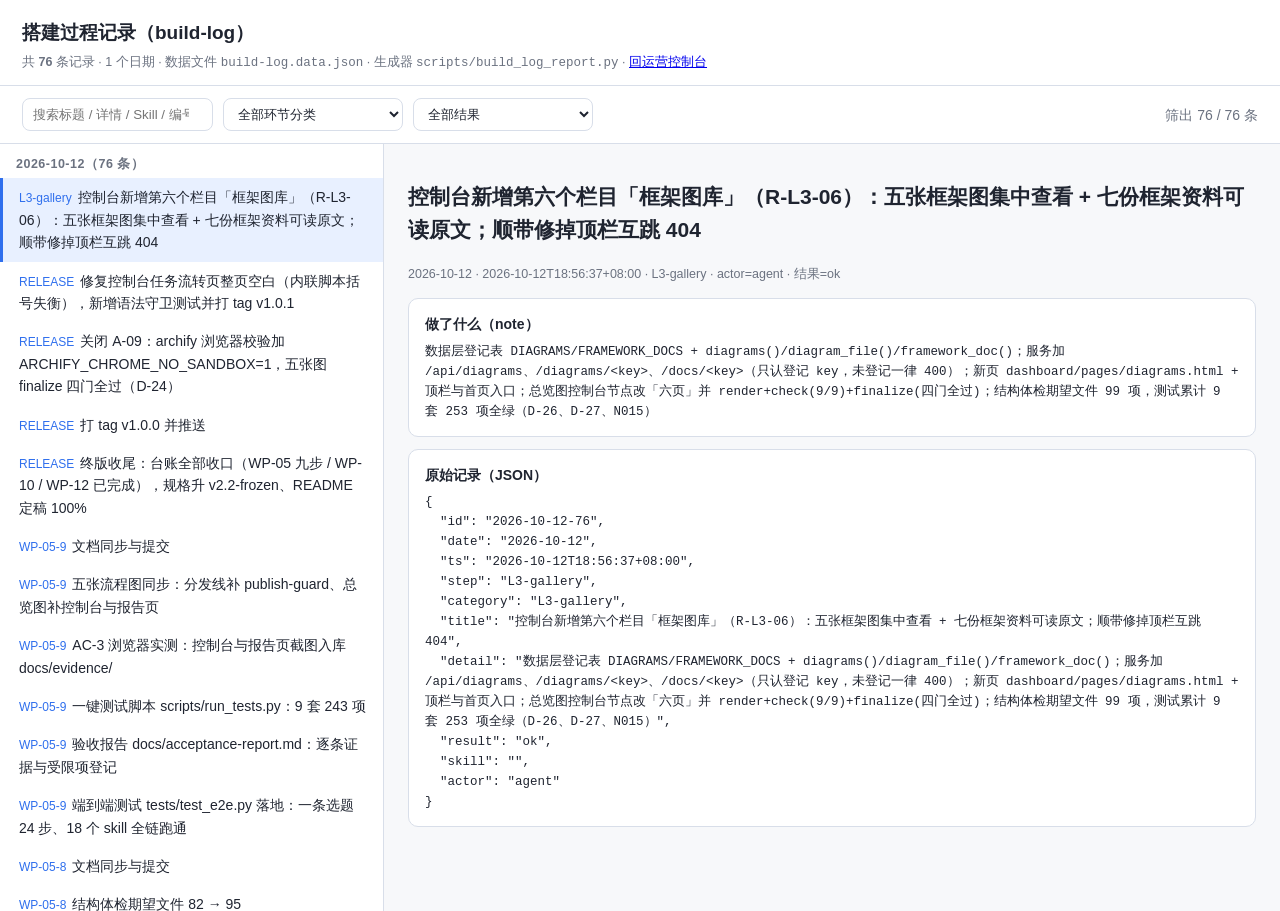
<file: build-log.html>
<!DOCTYPE html>
<!-- 文件用途：搭建过程报告页（build-log）—— 由 scripts/build_log_report.py 从 logs/*.jsonl 生成，不要手改本文件（R-L2-06）。
     页面结构：左侧日期与标题列表（按日期倒序）| 右侧所选条目的实现轨迹 | 顶部搜索与分类查询。
     数据来源：本目录 build-log.data.json（同一份数据也内联在下方，便于 file:// 直接打开）。 -->
<html lang="zh-CN">
<head>
<meta charset="utf-8">
<meta name="viewport" content="width=device-width, initial-scale=1">
<title>搭建过程记录（build-log）</title>
<style>
  /* 区块：全局与排版 */
  :root { color-scheme: light dark; --line: #d8dee9; --bg: #f7f8fa; --fg: #1f2430; --accent: #2f6fed; --muted: #6b7280; }
  * { box-sizing: border-box; }
  body { margin: 0; font: 14px/1.6 -apple-system, "PingFang SC", "Microsoft YaHei", sans-serif; background: var(--bg); color: var(--fg); }
  header { padding: 18px 22px 12px; background: #fff; border-bottom: 1px solid var(--line); }
  h1 { margin: 0 0 4px; font-size: 19px; }
  .sub { color: var(--muted); font-size: 12.5px; }
  /* 区块：搜索与分类查询 */
  .tools { display: flex; gap: 10px; flex-wrap: wrap; padding: 12px 22px; background: #fff; border-bottom: 1px solid var(--line); }
  .tools input, .tools select { padding: 7px 10px; border: 1px solid var(--line); border-radius: 8px; background: #fff; color: var(--fg); min-width: 180px; }
  .tools .count { margin-left: auto; color: var(--muted); align-self: center; }
  /* 区块：左右分栏 */
  main { display: grid; grid-template-columns: minmax(260px, 30%) 1fr; gap: 0; height: calc(100vh - 132px); }
  .left { overflow: auto; border-right: 1px solid var(--line); background: #fff; }
  .right { overflow: auto; padding: 18px 24px; }
  .date { padding: 10px 16px 4px; font-weight: 600; color: var(--muted); font-size: 12.5px; letter-spacing: .04em; }
  .item { display: block; width: 100%; text-align: left; padding: 8px 16px; border: 0; background: none; cursor: pointer; color: inherit; font: inherit; border-left: 3px solid transparent; }
  .item:hover { background: #f0f4ff; }
  .item.active { background: #e8f0ff; border-left-color: var(--accent); }
  .item .step { color: var(--accent); font-size: 12px; margin-right: 6px; }
  .item.bad .step { color: #c0392b; }
  /* 区块：右侧详情 */
  .detail h2 { margin: 0 0 6px; font-size: 17px; }
  .meta { color: var(--muted); font-size: 12.5px; margin-bottom: 14px; }
  .card { background: #fff; border: 1px solid var(--line); border-radius: 10px; padding: 14px 16px; margin-bottom: 12px; }
  .card h3 { margin: 0 0 6px; font-size: 14px; }
  .empty { color: var(--muted); }
  pre { white-space: pre-wrap; word-break: break-word; margin: 0; font-family: ui-monospace, SFMono-Regular, Menlo, monospace; font-size: 12.5px; }
  mark { background: #ffe58f; }
</style>
</head>
<body>
<!-- 区块：页头 -->
<header>
  <h1>搭建过程记录（build-log）</h1>
  <div class="sub">共 <b id="total">76</b> 条记录 · <span id="dates">1</span> 个日期 ·
    数据文件 <code>build-log.data.json</code> · 生成器 <code>scripts/build_log_report.py</code> ·
    <a href="dashboard/index.html">回运营控制台</a></div>
</header>
<!-- 区块：搜索与分类查询 -->
<div class="tools">
  <input id="q" type="search" placeholder="搜索标题 / 详情 / Skill / 编号">
  <select id="cat"><option value="">全部环节分类</option></select>
  <select id="res">
    <option value="">全部结果</option>
    <option value="ok">仅成功（ok）</option>
    <option value="failed">仅失败（failed）</option>
  </select>
  <span class="count" id="count"></span>
</div>
<!-- 区块：左栏日期与标题 / 右栏详情 -->
<main>
  <div class="left" id="left"></div>
  <div class="right" id="right"><p class="empty">从左侧点一条记录看它的实现轨迹。</p></div>
</main>
<script>
// 区块：数据（由生成脚本内联，便于 file:// 直接打开；同一份数据另有 build-log.data.json）
window.BUILD_LOG = {"generated_at": "2026-10-12T18:56:39+08:00", "generator": "scripts/build_log_report.py", "title": "搭建过程记录（build-log）", "total": 76, "dates": [{"date": "2026-10-12", "count": 76, "titles": [{"id": "2026-10-12-76", "title": "控制台新增第六个栏目「框架图库」（R-L3-06）：五张框架图集中查看 + 七份框架资料可读原文；顺带修掉顶栏互跳 404", "step": "L3-gallery", "result": "ok"}, {"id": "2026-10-12-75", "title": "修复控制台任务流转页整页空白（内联脚本括号失衡），新增语法守卫测试并打 tag v1.0.1", "step": "RELEASE", "result": "ok"}, {"id": "2026-10-12-73", "title": "关闭 A-09：archify 浏览器校验加 ARCHIFY_CHROME_NO_SANDBOX=1，五张图 finalize 四门全过（D-24）", "step": "RELEASE", "result": "ok"}, {"id": "2026-10-12-72", "title": "打 tag v1.0.0 并推送", "step": "RELEASE", "result": "ok"}, {"id": "2026-10-12-71", "title": "终版收尾：台账全部收口（WP-05 九步 / WP-10 / WP-12 已完成），规格升 v2.2-frozen、README 定稿 100%", "step": "RELEASE", "result": "ok"}, {"id": "2026-10-12-70", "title": "文档同步与提交", "step": "WP-05-9", "result": "ok"}, {"id": "2026-10-12-69", "title": "五张流程图同步：分发线补 publish-guard、总览图补控制台与报告页", "step": "WP-05-9", "result": "ok"}, {"id": "2026-10-12-68", "title": "AC-3 浏览器实测：控制台与报告页截图入库 docs/evidence/", "step": "WP-05-9", "result": "ok"}, {"id": "2026-10-12-67", "title": "一键测试脚本 scripts/run_tests.py：9 套 243 项", "step": "WP-05-9", "result": "ok"}, {"id": "2026-10-12-66", "title": "验收报告 docs/acceptance-report.md：逐条证据与受限项登记", "step": "WP-05-9", "result": "ok"}, {"id": "2026-10-12-65", "title": "端到端测试 tests/test_e2e.py 落地：一条选题 24 步、18 个 skill 全链跑通", "step": "WP-05-9", "result": "ok"}, {"id": "2026-10-12-64", "title": "文档同步与提交", "step": "WP-05-8", "result": "ok"}, {"id": "2026-10-12-63", "title": "结构体检期望文件 82 → 95", "step": "WP-05-8", "result": "ok"}, {"id": "2026-10-12-62", "title": "控制台与报告页模拟测试 33 项通过", "step": "WP-05-8", "result": "ok"}, {"id": "2026-10-12-61", "title": "新增 build-log 生成器与根目录产物", "step": "WP-05-8", "result": "ok"}, {"id": "2026-10-12-60", "title": "落地控制台五页与前端公共库", "step": "WP-05-8", "result": "ok"}, {"id": "2026-10-12-59", "title": "新增本地服务 `scripts/serve_dashboard.py`", "step": "WP-05-8", "result": "ok"}, {"id": "2026-10-12-58", "title": "新增控制台只读数据层 `_shared/console.py`", "step": "WP-05-8", "result": "ok"}, {"id": "2026-10-12-74", "title": "控制台调用 hotspot-collector collect", "step": "L3-console", "result": "ok"}, {"id": "2026-10-12-57", "title": "文档同步与提交", "step": "WP-07", "result": "ok"}, {"id": "2026-10-12-56", "title": "结构体检期望文件 68 → 82", "step": "WP-07", "result": "ok"}, {"id": "2026-10-12-55", "title": "编排者模拟测试 33 项通过", "step": "WP-07", "result": "ok"}, {"id": "2026-10-12-54", "title": "汇总回报员落地（summarize 五项，只读）", "step": "WP-07", "result": "ok"}, {"id": "2026-10-12-53", "title": "派单员落地（dispatch / plan / agents）", "step": "WP-07", "result": "ok"}, {"id": "2026-10-12-52", "title": "五个 Agent 定义与交接契约落地", "step": "WP-07", "result": "ok"}, {"id": "2026-10-12-51", "title": "文档同步与提交", "step": "WP-05-7", "result": "ok"}, {"id": "2026-10-12-50", "title": "分发数据线模拟测试 33 项通过", "step": "WP-05-7", "result": "ok"}, {"id": "2026-10-12-49", "title": "新增热点摘要提示词 v1 与四份离线样例", "step": "WP-05-7", "result": "ok"}, {"id": "2026-10-12-48", "title": "三个离线适配器与共享库", "step": "WP-05-7", "result": "ok"}, {"id": "2026-10-12-47", "title": "分发数据线 7 个 skill 三件套落地", "step": "WP-05-7", "result": "ok"}, {"id": "2026-10-12-46", "title": "迁移 0003：热点与发布留痕三张表", "step": "WP-05-7", "result": "ok"}, {"id": "2026-10-12-45", "title": "文档同步与提交", "step": "WP-05-6", "result": "ok"}, {"id": "2026-10-12-44", "title": "视频线模拟测试 22 项通过", "step": "WP-05-6", "result": "ok"}, {"id": "2026-10-12-43", "title": "新增发布准备提示词 v1 与离线样例", "step": "WP-05-6", "result": "ok"}, {"id": "2026-10-12-42", "title": "新增 5 个视频线 skill", "step": "WP-05-6", "result": "ok"}, {"id": "2026-10-12-41", "title": "适配器层接入本地视频能力", "step": "WP-05-6", "result": "ok"}, {"id": "2026-10-12-40", "title": "视频线开工：实测本机 ffmpeg 9.0.2 并写出 _shared/video.py（合成 / 抽帧 / 体检）", "step": "WP-05-6", "result": "ok"}, {"id": "2026-10-12-39", "title": "文档同步与提交", "step": "WP-05-5", "result": "ok"}, {"id": "2026-10-12-38", "title": "结构体检扩展到 47 项期望文件", "step": "WP-05-5", "result": "ok"}, {"id": "2026-10-12-37", "title": "视觉线模拟测试", "step": "WP-05-5", "result": "ok"}, {"id": "2026-10-12-36", "title": "关口枚举扩展", "step": "WP-05-5", "result": "ok"}, {"id": "2026-10-12-35", "title": "离线图像能力", "step": "WP-05-5", "result": "ok"}, {"id": "2026-10-12-34", "title": "视觉线 4 个 skill 落地", "step": "WP-05-5", "result": "ok"}, {"id": "2026-10-12-33", "title": "结构体检扩展到 38 项期望文件", "step": "WP-05-4", "result": "ok"}, {"id": "2026-10-12-32", "title": "文案线模拟测试", "step": "WP-05-4", "result": "ok"}, {"id": "2026-10-12-31", "title": "提示词升 v2 + 假数据样例库", "step": "WP-05-4", "result": "ok"}, {"id": "2026-10-12-30", "title": "文案线 5 个 skill 落地", "step": "WP-05-4", "result": "ok"}, {"id": "2026-10-12-29", "title": "共享库扩展（recording / hitl / workspace_dir）", "step": "WP-05-4", "result": "ok"}, {"id": "2026-10-12-28", "title": "结构体检脚本扩展（三件套检查）", "step": "WP-05-3", "result": "ok"}, {"id": "2026-10-12-27", "title": "适配器层模拟测试 tests/test_adapters.py", "step": "WP-05-3", "result": "ok"}, {"id": "2026-10-12-26", "title": "适配器同步脚本 scripts/seed_adapters.py", "step": "WP-05-3", "result": "ok"}, {"id": "2026-10-12-25", "title": "统一调用入口 skill", "step": "WP-05-3", "result": "ok"}, {"id": "2026-10-12-24", "title": "提示词模板与注册表 skill", "step": "WP-05-3", "result": "ok"}, {"id": "2026-10-12-23", "title": "共享运行库 .dsh/skills/_shared/", "step": "WP-05-3", "result": "ok"}, {"id": "2026-10-12-22", "title": "适配器登记表 templates/adapters/registry.json", "step": "WP-05-3", "result": "ok"}, {"id": "2026-10-12-21", "title": "建本地库 db/app.db", "step": "WP-05-2", "result": "ok"}, {"id": "2026-10-12-20", "title": "数据库模拟测试 tests/test_db.py", "step": "WP-05-2", "result": "ok"}, {"id": "2026-10-12-19", "title": "建库脚本 scripts/db_init.py", "step": "WP-05-2", "result": "ok"}, {"id": "2026-10-12-18", "title": "生成首次迁移与种子数据", "step": "WP-05-2", "result": "ok"}, {"id": "2026-10-12-17", "title": "设计并落盘数据库结构 db/schema.sql", "step": "WP-05-2", "result": "ok"}, {"id": "2026-10-12-16", "title": "依实测修订 skill 三件套规则", "step": "WP-05-1", "result": "ok"}, {"id": "2026-10-12-15", "title": "结构体检脚本首次运行", "step": "WP-05-1", "result": "ok"}, {"id": "2026-10-12-14", "title": "产出目录及文件说明与索引文档", "step": "WP-05-1", "result": "ok"}, {"id": "2026-10-12-13", "title": "建顶层目录骨架与各目录 README", "step": "WP-05-1", "result": "ok"}, {"id": "2026-10-12-12", "title": "实测 DSH skill 发现机制（探针）", "step": "WP-05-1", "result": "ok"}, {"id": "2026-10-12-11", "title": "确认目录方案", "step": "WP-05-1", "result": "ok"}, {"id": "2026-10-12-10", "title": "提交推送分环节图与设计文档", "step": "N004", "result": "ok"}, {"id": "2026-10-12-9", "title": "Skill 岗位与数量设计 + README 契约 + 目录结构提案", "step": "N004", "result": "ok"}, {"id": "2026-10-12-8", "title": "产出 4 张分环节操作流程图", "step": "N004", "result": "ok"}, {"id": "2026-10-12-7", "title": "提交推送整体流程图", "step": "N003", "result": "ok"}, {"id": "2026-10-12-6", "title": "登记 archify browser-check 环境限制", "step": "N003", "result": "blocked"}, {"id": "2026-10-12-5", "title": "产出整体运营流程图 FLOW-OVERALL", "step": "N003", "result": "ok"}, {"id": "2026-10-12-4", "title": "git init + 首推 GitHub 远端与基线 tag", "step": "N002", "result": "ok"}, {"id": "2026-10-12-3", "title": "S1~S14 与 Q-1~Q-19 全部落定，规格冻结", "step": "N002", "result": "ok"}, {"id": "2026-10-12-2", "title": "提出 14 条完善建议 S1~S14 与 5 个阻塞项", "step": "N001", "result": "ok"}, {"id": "2026-10-12-1", "title": "梳理自媒体创作运营团队三层需求，重写需求规格", "step": "N001", "result": "ok"}]}], "entries": [{"id": "2026-10-12-76", "date": "2026-10-12", "ts": "2026-10-12T18:56:37+08:00", "step": "L3-gallery", "category": "L3-gallery", "title": "控制台新增第六个栏目「框架图库」（R-L3-06）：五张框架图集中查看 + 七份框架资料可读原文；顺带修掉顶栏互跳 404", "detail": "数据层登记表 DIAGRAMS/FRAMEWORK_DOCS + diagrams()/diagram_file()/framework_doc()；服务加 /api/diagrams、/diagrams/<key>、/docs/<key>（只认登记 key，未登记一律 400）；新页 dashboard/pages/diagrams.html + 顶栏与首页入口；总览图控制台节点改「六页」并 render+check(9/9)+finalize(四门全过)；结构体检期望文件 99 项，测试累计 9 套 253 项全绿（D-26、D-27、N015）", "result": "ok", "skill": "", "actor": "agent"}, {"id": "2026-10-12-75", "date": "2026-10-12", "ts": "2026-10-12T18:10:00+08:00", "step": "RELEASE", "category": "RELEASE", "title": "修复控制台任务流转页整页空白（内联脚本括号失衡），新增语法守卫测试并打 tag v1.0.1", "detail": "HTTP 200 不代表页面能看；五页 + app.js 现由 node --check 守住（D-25）", "result": "ok", "skill": "", "actor": "agent"}, {"id": "2026-10-12-73", "date": "2026-10-12", "ts": "2026-10-12T17:20:00+08:00", "step": "RELEASE", "category": "RELEASE", "title": "关闭 A-09：archify 浏览器校验加 ARCHIFY_CHROME_NO_SANDBOX=1，五张图 finalize 四门全过（D-24）", "detail": "命令写进五张图 README 与 .archify/README.md；AC-7 用例守住", "result": "ok", "skill": "", "actor": "agent"}, {"id": "2026-10-12-72", "date": "2026-10-12", "ts": "2026-10-12T17:00:00+08:00", "step": "RELEASE", "category": "RELEASE", "title": "打 tag v1.0.0 并推送", "detail": "四个工作包收口；远端标签见 origin", "result": "ok", "skill": "", "actor": "agent"}, {"id": "2026-10-12-71", "date": "2026-10-12", "ts": "2026-10-12T17:00:00+08:00", "step": "RELEASE", "category": "RELEASE", "title": "终版收尾：台账全部收口（WP-05 九步 / WP-10 / WP-12 已完成），规格升 v2.2-frozen、README 定稿 100%", "detail": "需求条款与 v2.1-frozen 逐条一致；仅 A-09 待环境", "result": "ok", "skill": "", "actor": "agent"}, {"id": "2026-10-12-70", "date": "2026-10-12", "ts": "2026-10-12T16:00:00+08:00", "step": "WP-05-9", "category": "WP-05", "title": "文档同步与提交", "detail": "规格 v2.1.12 / README 100% / 台账 WP-05 与 WP-12 收口 / 决议 D-22~D-23 / 讨论节点 N014 / tag v0.13.0-e2e", "result": "ok", "skill": "", "actor": "agent"}, {"id": "2026-10-12-69", "date": "2026-10-12", "ts": "2026-10-12T16:00:00+08:00", "step": "WP-05-9", "category": "WP-05", "title": "五张流程图同步：分发线补 publish-guard、总览图补控制台与报告页", "detail": "render + check 两图 9/9；browser-check 受限 A-09", "result": "ok", "skill": "", "actor": "agent"}, {"id": "2026-10-12-68", "date": "2026-10-12", "ts": "2026-10-12T16:00:00+08:00", "step": "WP-05-9", "category": "WP-05", "title": "AC-3 浏览器实测：控制台与报告页截图入库 docs/evidence/", "detail": "127.0.0.1:8791；报告页搜索与切换可用", "result": "ok", "skill": "", "actor": "agent"}, {"id": "2026-10-12-67", "date": "2026-10-12", "ts": "2026-10-12T16:00:00+08:00", "step": "WP-05-9", "category": "WP-05", "title": "一键测试脚本 scripts/run_tests.py：9 套 243 项", "detail": "R-L2-02；AC-5", "result": "ok", "skill": "", "actor": "agent"}, {"id": "2026-10-12-66", "date": "2026-10-12", "ts": "2026-10-12T16:00:00+08:00", "step": "WP-05-9", "category": "WP-05", "title": "验收报告 docs/acceptance-report.md：逐条证据与受限项登记", "detail": "AC-1~AC-7；A-09 如实写明", "result": "ok", "skill": "", "actor": "agent"}, {"id": "2026-10-12-65", "date": "2026-10-12", "ts": "2026-10-12T16:00:00+08:00", "step": "WP-05-9", "category": "WP-05", "title": "端到端测试 tests/test_e2e.py 落地：一条选题 24 步、18 个 skill 全链跑通", "detail": "AC-1~AC-7；13 项全部通过", "result": "ok", "skill": "", "actor": "agent"}, {"id": "2026-10-12-64", "date": "2026-10-12", "ts": "2026-10-12T15:00:00+08:00", "step": "WP-05-8", "category": "WP-05", "title": "文档同步与提交", "detail": "roster / 目录说明 / 决议 D-20~D-21 / 规格 v2.1.11 / README + tag v0.12.0-dashboard", "result": "ok", "skill": "", "actor": "agent"}, {"id": "2026-10-12-63", "date": "2026-10-12", "ts": "2026-10-12T15:00:00+08:00", "step": "WP-05-8", "category": "WP-05", "title": "结构体检期望文件 82 → 95", "detail": "scripts/structure_check.py：expected_files=95、problems=[]", "result": "ok", "skill": "", "actor": "agent"}, {"id": "2026-10-12-62", "date": "2026-10-12", "ts": "2026-10-12T15:00:00+08:00", "step": "WP-05-8", "category": "WP-05", "title": "控制台与报告页模拟测试 33 项通过", "detail": "tests/test_dashboard.py：数据层口径 / 坏行不致命 / 白名单与路径越界 / 静态页可达 / 页面能走到四页与报告页（累计 230 项）", "result": "ok", "skill": "", "actor": "agent"}, {"id": "2026-10-12-61", "date": "2026-10-12", "ts": "2026-10-12T15:00:00+08:00", "step": "WP-05-8", "category": "WP-05", "title": "新增 build-log 生成器与根目录产物", "detail": "`scripts/build_log_report.py` 扫 `logs/*.jsonl` 生成仓库根 `build-log.html` + `build-log.data.json`（57 条记录、数据内联可 file:// 打开，R-L2-05/R-L2-06）", "result": "ok", "skill": "", "actor": "agent"}, {"id": "2026-10-12-60", "date": "2026-10-12", "ts": "2026-10-12T15:00:00+08:00", "step": "WP-05-8", "category": "WP-05", "title": "落地控制台五页与前端公共库", "detail": "总览 / 任务流转 / 文案生成（关口① 三选一对比卡）/ 发布操作 / 数据与复盘 + `dashboard/assets/{app.js,style.css}`（保留区块注释，R-L2-08）", "result": "ok", "skill": "", "actor": "agent"}, {"id": "2026-10-12-59", "date": "2026-10-12", "ts": "2026-10-12T15:00:00+08:00", "step": "WP-05-8", "category": "WP-05", "title": "新增本地服务 `scripts/serve_dashboard.py`", "detail": "只监听 127.0.0.1:8787；`/api/health|snapshot|task|copy|artifacts` 只读，`/api/run` 按白名单调 skill，页面参数禁传 --db/--allow-paid（C-09）", "result": "ok", "skill": "", "actor": "agent"}, {"id": "2026-10-12-58", "date": "2026-10-12", "ts": "2026-10-12T15:00:00+08:00", "step": "WP-05-8", "category": "WP-05", "title": "新增控制台只读数据层 `_shared/console.py`", "detail": "环节 / 状态 / 关口中文口径、任务总览、环节看板、人工待办、发布队列、指标、热点、轨迹、日志读取（不写任何库表）", "result": "ok", "skill": "", "actor": "agent"}, {"id": "2026-10-12-74", "date": "2026-10-12", "ts": "2026-10-12T14:23:11+08:00", "step": "L3-console", "category": "L3-console", "title": "控制台调用 hotspot-collector collect", "detail": "{\n  \"batch_key\": \"hotspot-20261012T142311\",\n  \"batch_id\": 3,\n  \"keyword\": \"打工人 春节\",\n  \"source\": \"fixture\",\n  \"count\": 8,\n  \"categories\": {\n    \"情绪冲突\": 3,\n    \"干货教程\": 3,\n    \"热点观点\": 2,\n    \"其他\": 0\n  },\n  \"collect_adapter\": \"browser.local-fixture\",\n  \"classify_adapter\": \"llm.mock\",\n  \"model_version\": ", "result": "ok", "skill": "hotspot-collector", "actor": "运营（控制台）"}, {"id": "2026-10-12-57", "date": "2026-10-12", "ts": "2026-10-12T14:00:00+08:00", "step": "WP-07", "category": "WP-07", "title": "文档同步与提交", "detail": "roster / 目录说明 / 决议 D-17~D-19 / 规格 v2.1.10 / README + tag v0.11.0-agents", "result": "ok", "skill": "", "actor": "agent"}, {"id": "2026-10-12-56", "date": "2026-10-12", "ts": "2026-10-12T14:00:00+08:00", "step": "WP-07", "category": "WP-07", "title": "结构体检期望文件 68 → 82", "detail": "scripts/structure_check.py：expected_files=82、problems=[]、25 个 skill 三件套齐全", "result": "ok", "skill": "", "actor": "agent"}, {"id": "2026-10-12-55", "date": "2026-10-12", "ts": "2026-10-12T14:00:00+08:00", "step": "WP-07", "category": "WP-07", "title": "编排者模拟测试 33 项通过", "detail": "tests/test_orchestrator.py（含契约反例：缺 done 段与假 Skill 目录都能被挑出）；累计 197 项", "result": "ok", "skill": "", "actor": "agent"}, {"id": "2026-10-12-54", "date": "2026-10-12", "ts": "2026-10-12T14:00:00+08:00", "step": "WP-07", "category": "WP-07", "title": "汇总回报员落地（summarize 五项，只读）", "detail": "当前环节 / 已完成步骤 / 待办关口 / 关键产物 / 下一步找谁；缺口照实写、不代答关口、不改任务状态", "result": "ok", "skill": "summary-writer", "actor": "agent"}, {"id": "2026-10-12-53", "date": "2026-10-12", "ts": "2026-10-12T14:00:00+08:00", "step": "WP-07", "category": "WP-07", "title": "派单员落地（dispatch / plan / agents）", "detail": "建话题 + 任务 + 派单书两份（kind=manifest role=dispatch prompt_version=none）；未知平台/非法字数/未知任务退出码 2；plan 按当前环节路由", "result": "ok", "skill": "task-decomposer", "actor": "agent"}, {"id": "2026-10-12-52", "date": "2026-10-12", "ts": "2026-10-12T14:00:00+08:00", "step": "WP-07", "category": "WP-07", "title": "五个 Agent 定义与交接契约落地", "detail": "agents/orchestrator/config.yml（契约唯一事实源：五 Agent 档案 + 三段契约 + 五个关口 + 环节路由）；agents/{orchestrator,copy-agent,visual-agent,video-agent,publish-agent}/README.md", "result": "ok", "skill": "artifact-recorder", "actor": "agent"}, {"id": "2026-10-12-51", "date": "2026-10-12", "ts": "2026-10-12T13:30:00+08:00", "step": "WP-05-7", "category": "WP-05", "title": "文档同步与提交", "detail": "roster / 目录说明 / 决议 D-15、D-16 / 规格 v2.1.9 / README + tag v0.10.0-publish-line", "result": "ok", "skill": "", "actor": "agent"}, {"id": "2026-10-12-50", "date": "2026-10-12", "ts": "2026-10-12T13:30:00+08:00", "step": "WP-05-7", "category": "WP-05", "title": "分发数据线模拟测试 33 项通过", "detail": "含热点采集与批次去重、汇总表与 CSV、飞书降级导出、只填写不提交（C-08）、关口③ 授权与回填、指标同键更新、复盘报告与红线阻断；累计 164 项", "result": "ok", "skill": "", "actor": "agent"}, {"id": "2026-10-12-49", "date": "2026-10-12", "ts": "2026-10-12T13:30:00+08:00", "step": "WP-05-7", "category": "WP-05", "title": "新增热点摘要提示词 v1 与四份离线样例", "detail": "templates/prompts/hotspot-summarize.md；templates/mock/{hotspot-source.v1.json,hotspot-summarize.v1.txt,metrics.v1.json,review-report.v1.txt}（库内 7 份模板）", "result": "ok", "skill": "", "actor": "agent"}, {"id": "2026-10-12-48", "date": "2026-10-12", "ts": "2026-10-12T13:30:00+08:00", "step": "WP-05-7", "category": "WP-05", "title": "三个离线适配器与共享库", "detail": "browser.local-fixture / browser.fill-plan / metrics.local-fixture；_shared/hotspots.py、_shared/metrics.py、_shared/publish_guard.py", "result": "ok", "skill": "", "actor": "agent"}, {"id": "2026-10-12-47", "date": "2026-10-12", "ts": "2026-10-12T13:30:00+08:00", "step": "WP-05-7", "category": "WP-05", "title": "分发数据线 7 个 skill 三件套落地", "detail": "hotspot-collector、table-builder、feishu-sync、browser-publisher、metrics-collector、review-reporter、publish-guard（累计 23 个目录）", "result": "ok", "skill": "", "actor": "agent"}, {"id": "2026-10-12-46", "date": "2026-10-12", "ts": "2026-10-12T13:30:00+08:00", "step": "WP-05-7", "category": "WP-05", "title": "迁移 0003：热点与发布留痕三张表", "detail": "hotspot_batches / hotspot_items / publish_records；库表 13→16，迁移链与 schema.sql 结构一致", "result": "ok", "skill": "", "actor": "agent"}, {"id": "2026-10-12-45", "date": "2026-10-12", "ts": "2026-10-12T12:40:00+08:00", "step": "WP-05-6", "category": "WP-05", "title": "文档同步与提交", "detail": "roster / 目录说明 / 决议 D-13、D-14 / 规格 v2.1.8 / README + tag v0.9.0-video-line", "result": "ok", "skill": "", "actor": "agent"}, {"id": "2026-10-12-44", "date": "2026-10-12", "ts": "2026-10-12T12:40:00+08:00", "step": "WP-05-6", "category": "WP-05", "title": "视频线模拟测试 22 项通过", "detail": "含整线连跑、关口② 参数生效、红线拒绝绝对化用语、video 链离线终点", "result": "ok", "skill": "", "actor": "agent"}, {"id": "2026-10-12-43", "date": "2026-10-12", "ts": "2026-10-12T12:40:00+08:00", "step": "WP-05-6", "category": "WP-05", "title": "新增发布准备提示词 v1 与离线样例", "detail": "templates/prompts/publish-prep.md、templates/mock/publish-prep.v1.txt（库内 6 份模板）", "result": "ok", "skill": "", "actor": "agent"}, {"id": "2026-10-12-42", "date": "2026-10-12", "ts": "2026-10-12T12:40:00+08:00", "step": "WP-05-6", "category": "WP-05", "title": "新增 5 个视频线 skill", "detail": "三件套齐全（SKILL.md + README.md + run.py）", "result": "ok", "skill": "asset-packager / image-to-video / auto-editor / video-exporter / title-cover-prep", "actor": "agent"}, {"id": "2026-10-12-41", "date": "2026-10-12", "ts": "2026-10-12T12:40:00+08:00", "step": "WP-05-6", "category": "WP-05", "title": "适配器层接入本地视频能力", "detail": "video.ffmpeg implemented=true（ffmpeg_render / ffmpeg_slideshow 两个运行时），video 链离线终点 = 本地 ffmpeg", "result": "ok", "skill": "", "actor": "agent"}, {"id": "2026-10-12-40", "date": "2026-10-12", "ts": "2026-10-12T12:40:00+08:00", "step": "WP-05-6", "category": "WP-05", "title": "视频线开工：实测本机 ffmpeg 9.0.2 并写出 _shared/video.py（合成 / 抽帧 / 体检）", "detail": "踩坑：ffmpeg 9 移除 -vsync；concat 清单必须写绝对路径", "result": "ok", "skill": "", "actor": "agent"}, {"id": "2026-10-12-39", "date": "2026-10-12", "ts": "2026-10-12T11:40:00+08:00", "step": "WP-05-5", "category": "WP-05", "title": "文档同步与提交", "detail": "roster / 目录说明 / 决议 / 规格 / README + tag v0.8.0-visual-line", "result": "ok", "skill": "", "actor": "agent"}, {"id": "2026-10-12-38", "date": "2026-10-12", "ts": "2026-10-12T11:40:00+08:00", "step": "WP-05-5", "category": "WP-05", "title": "结构体检扩展到 47 项期望文件", "detail": "scripts/structure_check.py ok=True", "result": "ok", "skill": "", "actor": "agent"}, {"id": "2026-10-12-37", "date": "2026-10-12", "ts": "2026-10-12T11:40:00+08:00", "step": "WP-05-5", "category": "WP-05", "title": "视觉线模拟测试", "detail": "tests/test_visual_line.py 21 项通过", "result": "ok", "skill": "", "actor": "agent"}, {"id": "2026-10-12-36", "date": "2026-10-12", "ts": "2026-10-12T11:40:00+08:00", "step": "WP-05-5", "category": "WP-05", "title": "关口枚举扩展", "detail": "hitl_events.gate 由 3 值扩到 5 值，迁移 0002 重建表", "result": "ok", "skill": "", "actor": "agent"}, {"id": "2026-10-12-35", "date": "2026-10-12", "ts": "2026-10-12T11:40:00+08:00", "step": "WP-05-5", "category": "WP-05", "title": "离线图像能力", "detail": "新增 _shared/images.py；image 链新增 image.placeholder；split.grid-slicer 接上本地运行时", "result": "ok", "skill": "", "actor": "agent"}, {"id": "2026-10-12-34", "date": "2026-10-12", "ts": "2026-10-12T11:40:00+08:00", "step": "WP-05-5", "category": "WP-05", "title": "视觉线 4 个 skill 落地", "detail": "reference-image-builder / grid-image-builder / image-splitter / image-consistency-checker 三件套齐全", "result": "ok", "skill": "", "actor": "agent"}, {"id": "2026-10-12-33", "date": "2026-10-12", "ts": "2026-10-12T10:20:00+08:00", "step": "WP-05-4", "category": "WP-05", "title": "结构体检扩展到 38 项期望文件", "detail": "scripts/structure_check.py ok=True", "result": "ok", "skill": "", "actor": "agent"}, {"id": "2026-10-12-32", "date": "2026-10-12", "ts": "2026-10-12T10:20:00+08:00", "step": "WP-05-4", "category": "WP-05", "title": "文案线模拟测试", "detail": "tests/test_copy_line.py 24 项通过", "result": "ok", "skill": "", "actor": "agent"}, {"id": "2026-10-12-31", "date": "2026-10-12", "ts": "2026-10-12T10:20:00+08:00", "step": "WP-05-4", "category": "WP-05", "title": "提示词升 v2 + 假数据样例库", "detail": "templates/prompts/*.md v2；templates/mock/ 三份", "result": "ok", "skill": "", "actor": "agent"}, {"id": "2026-10-12-30", "date": "2026-10-12", "ts": "2026-10-12T10:20:00+08:00", "step": "WP-05-4", "category": "WP-05", "title": "文案线 5 个 skill 落地", "detail": "copy-writer / storyboard-builder / artifact-recorder / hitl-gate / storyboard-validator", "result": "ok", "skill": "", "actor": "agent"}, {"id": "2026-10-12-29", "date": "2026-10-12", "ts": "2026-10-12T10:20:00+08:00", "step": "WP-05-4", "category": "WP-05", "title": "共享库扩展（recording / hitl / workspace_dir）", "detail": "五张留痕表唯一写入口 + 三类关口逻辑下沉 _shared", "result": "ok", "skill": "", "actor": "agent"}, {"id": "2026-10-12-28", "date": "2026-10-12", "ts": "2026-10-12T07:40:00+08:00", "step": "WP-05-3", "category": "WP-05", "title": "结构体检脚本扩展（三件套检查）", "detail": "新增 check_skill_triplets()：SKILL.md+README.md+run.py 齐全、frontmatter name 与目录名一致；EXPECTED_ROOT_FILES 增至 34 项；体检退出码 0", "result": "ok", "skill": "", "actor": "agent"}, {"id": "2026-10-12-27", "date": "2026-10-12", "ts": "2026-10-12T07:35:00+08:00", "step": "WP-05-3", "category": "WP-05", "title": "适配器层模拟测试 tests/test_adapters.py", "detail": "34 项全部通过：登记表自洽（含 implemented 与运行时双向一致、链尾离线兜底）、降级行为、零付费门禁、人工兜底、模板渲染与自检、同步与两个 skill 的命令行；全套 62 项（28+33）", "result": "ok", "skill": "", "actor": "agent"}, {"id": "2026-10-12-26", "date": "2026-10-12", "ts": "2026-10-12T07:28:00+08:00", "step": "WP-05-3", "category": "WP-05", "title": "适配器同步脚本 scripts/seed_adapters.py", "detail": "registry.json → adapter_registry 表；--check 只比对不写库；已同步 19 条，比对一致", "result": "ok", "skill": "", "actor": "agent"}, {"id": "2026-10-12-25", "date": "2026-10-12", "ts": "2026-10-12T07:20:00+08:00", "step": "WP-05-3", "category": "WP-05", "title": "统一调用入口 skill", "detail": "run.py 提供 chains|chain/adapters/generate/call；默认零付费（C-09）；全链失败转人工并逐条记录 adapter=status", "result": "ok", "skill": "llm-adapter", "actor": "agent"}, {"id": "2026-10-12-24", "date": "2026-10-12", "ts": "2026-10-12T07:12:00+08:00", "step": "WP-05-3", "category": "WP-05", "title": "提示词模板与注册表 skill", "detail": "templates/prompts/ 三份（copy-generate/storyboard-split/review-report，frontmatter 含 prompt_key/version/variables）；run.py 提供 list/get/render/check/sync；会话技能目录已即时可见", "result": "ok", "skill": "prompt-registry", "actor": "agent"}, {"id": "2026-10-12-23", "date": "2026-10-12", "ts": "2026-10-12T07:05:00+08:00", "step": "WP-05-3", "category": "WP-05", "title": "共享运行库 .dsh/skills/_shared/", "detail": "adapter_runtime.py（降级链 + 零付费门禁 + 实际适配器记录）、prompt_templates.py、env_file.py；不是 skill（无 SKILL.md，DSH 不加载，体检脚本豁免三件套检查）", "result": "ok", "skill": "_shared", "actor": "agent"}, {"id": "2026-10-12-22", "date": "2026-10-12", "ts": "2026-10-12T07:00:00+08:00", "step": "WP-05-3", "category": "WP-05", "title": "适配器登记表 templates/adapters/registry.json", "detail": "7 类服务共 19 条声明（含 llm.manual 人工兜底）；每条含能力/是否要密钥/是否计费/失败特征/降级顺序/是否已接入；换服务只改此文件（R-L2-14/16）", "result": "ok", "skill": "", "actor": "agent"}, {"id": "2026-10-12-21", "date": "2026-10-12", "ts": "2026-10-12T06:12:00+08:00", "step": "WP-05-2", "category": "WP-05", "title": "建本地库 db/app.db", "detail": "python3 scripts/db_init.py → 13 表 2 视图 4 条平台模板；数据库二进制按 R-L1-04 不入库", "result": "ok", "skill": "", "actor": "agent"}, {"id": "2026-10-12-20", "date": "2026-10-12", "ts": "2026-10-12T06:10:00+08:00", "step": "WP-05-2", "category": "WP-05", "title": "数据库模拟测试 tests/test_db.py", "detail": "28 项全部通过：结构可建/迁移链与 schema 一致/幂等/种子幂等/24 条分镜上限与编号唯一/3 套文案与套号唯一/软删保留行/枚举与触发器生效/外键生效/视图可用/建库脚本可用", "result": "ok", "skill": "", "actor": "agent"}, {"id": "2026-10-12-19", "date": "2026-10-12", "ts": "2026-10-12T06:05:00+08:00", "step": "WP-05-2", "category": "WP-05", "title": "建库脚本 scripts/db_init.py", "detail": "支持 --from-migrations 走迁移链、--db 指定路径、--force 重建、--no-seed；默认读 .env 的 DB_PATH，兜底 db/app.db", "result": "ok", "skill": "", "actor": "agent"}, {"id": "2026-10-12-18", "date": "2026-10-12", "ts": "2026-10-12T06:02:00+08:00", "step": "WP-05-2", "category": "WP-05", "title": "生成首次迁移与种子数据", "detail": "db/migrations/0001_init.sql（与 schema.sql 同构并登记 schema_migrations）、db/seed/0001_platform_templates.sql（抖音/小红书/B站/视频号）", "result": "ok", "skill": "", "actor": "agent"}, {"id": "2026-10-12-17", "date": "2026-10-12", "ts": "2026-10-12T06:00:00+08:00", "step": "WP-05-2", "category": "WP-05", "title": "设计并落盘数据库结构 db/schema.sql", "detail": "13 张表（topics/tasks/copy_variants/storyboards/step_runs/artifacts/hitl_events/metrics/adapter_registry/platform_templates/prompt_versions/versions/schema_migrations）+ 2 视图（v_task_progress/v_pending_publish）+ 3 触发器（失败必须写原因/选定套号 1-3/媒体产物大小非零）；全部枚举字段带 CHECK（R-7-02）", "result": "ok", "skill": "", "actor": "agent"}, {"id": "2026-10-12-16", "date": "2026-10-12", "ts": "2026-10-12T05:25:00+08:00", "step": "WP-05-1", "category": "WP-05", "title": "依实测修订 skill 三件套规则", "detail": "skill-roster.md §2 与 skill-readme-contract.md §1.1：SKILL.md（DSH 入口）+ README.md（九段模板）+ run.py", "result": "ok", "skill": "", "actor": "agent"}, {"id": "2026-10-12-15", "date": "2026-10-12", "ts": "2026-10-12T05:20:00+08:00", "step": "WP-05-1", "category": "WP-05", "title": "结构体检脚本首次运行", "detail": "python3 scripts/structure_check.py → 12 目录 + 11 必需文件 + 说明文档覆盖 + 禁止项全部通过，退出码 0", "result": "ok", "skill": "", "actor": "agent"}, {"id": "2026-10-12-14", "date": "2026-10-12", "ts": "2026-10-12T05:15:00+08:00", "step": "WP-05-1", "category": "WP-05", "title": "产出目录及文件说明与索引文档", "detail": "docs/directory-and-files.md、docs/README.md、docs/decision-log.md（D-01~D-08）、.archify/README.md、.env.example", "result": "ok", "skill": "", "actor": "agent"}, {"id": "2026-10-12-13", "date": "2026-10-12", "ts": "2026-10-12T05:10:00+08:00", "step": "WP-05-1", "category": "WP-05", "title": "建顶层目录骨架与各目录 README", "detail": "agents/ .dsh/skills/ db/ dashboard/ workflows/ templates/ scripts/ tests/ logs/ workspace/ 全部含「用途：」行说明", "result": "ok", "skill": "", "actor": "agent"}, {"id": "2026-10-12-12", "date": "2026-10-12", "ts": "2026-10-12T05:05:00+08:00", "step": "WP-05-1", "category": "WP-05", "title": "实测 DSH skill 发现机制（探针）", "detail": "工作区 .dsh/skills/ 即 DSH 技能根目录，入口文件为 SKILL.md（YAML frontmatter: name/description）；探针加载成功并已删除", "result": "ok", "skill": "probe-discovery", "actor": "agent"}, {"id": "2026-10-12-11", "date": "2026-10-12", "ts": "2026-10-12T05:00:00+08:00", "step": "WP-05-1", "category": "WP-05", "title": "确认目录方案", "detail": "用户逐字：目录按提案建 + 保留 .dsh/skills + 同意分步", "result": "ok", "skill": "", "actor": "user"}, {"id": "2026-10-12-10", "date": "2026-10-12", "ts": "2026-10-12T04:45:00+08:00", "step": "N004", "category": "N004", "title": "提交推送分环节图与设计文档", "detail": "346e8a9 + tag v0.3.0-line-flows", "result": "ok", "skill": "", "actor": "agent"}, {"id": "2026-10-12-9", "date": "2026-10-12", "ts": "2026-10-12T04:42:00+08:00", "step": "N004", "category": "N004", "title": "Skill 岗位与数量设计 + README 契约 + 目录结构提案", "detail": "18 执行岗 + 7 支撑件 = 25 个目录；九段 README 模板 + 机器可判定词汇表；目录提案待用户确认", "result": "ok", "skill": "", "actor": "agent"}, {"id": "2026-10-12-8", "date": "2026-10-12", "ts": "2026-10-12T04:40:00+08:00", "step": "N004", "category": "N004", "title": "产出 4 张分环节操作流程图", "detail": "文案线 FLOW-1 / 视觉线 FLOW-2·3 / 视频线 FLOW-4·5 / 分发数据线 FLOW-6·7·8；4 张均 render 成功且 check ok=true、composition=pass", "result": "ok", "skill": "archify", "actor": "agent"}, {"id": "2026-10-12-7", "date": "2026-10-12", "ts": "2026-10-12T04:35:00+08:00", "step": "N003", "category": "N003", "title": "提交推送整体流程图", "detail": "c6f8d57 + tag v0.2.0-flow-overall", "result": "ok", "skill": "", "actor": "agent"}, {"id": "2026-10-12-6", "date": "2026-10-12", "ts": "2026-10-12T04:32:00+08:00", "step": "N003", "category": "N003", "title": "登记 archify browser-check 环境限制", "detail": "Chrome 沙箱初始化失败（Failed to initialize sandbox / GPU process isn't usable）→ browser-check 不可用；处置：render + check + headless 截图人工核对，登记为 Action A-09，不静默跳过（R-L2-18）", "result": "blocked", "skill": "", "actor": "agent"}, {"id": "2026-10-12-5", "date": "2026-10-12", "ts": "2026-10-12T04:30:00+08:00", "step": "N003", "category": "N003", "title": "产出整体运营流程图 FLOW-OVERALL", "detail": "workflow 类型 16 版均不可用（中文标签 + 6 列网格 + showcase 构图门冲突），改用 architecture 类型；.archify/FLOW-OVERALL-20261012/overall-operations.html，archify check ok=true", "result": "ok", "skill": "archify", "actor": "agent"}, {"id": "2026-10-12-4", "date": "2026-10-12", "ts": "2026-10-12T04:05:00+08:00", "step": "N002", "category": "N002", "title": "git init + 首推 GitHub 远端与基线 tag", "detail": "1193eee + tag v0.1.0-spec-frozen → https://github.com/theyejin/agentFrame.git", "result": "ok", "skill": "", "actor": "agent"}, {"id": "2026-10-12-3", "date": "2026-10-12", "ts": "2026-10-12T04:00:00+08:00", "step": "N002", "category": "N002", "title": "S1~S14 与 Q-1~Q-19 全部落定，规格冻结", "detail": "requirements-spec.md 升 v2.1-frozen；决策记录 §11 取代「待确认问题」；新增 §15 变更同步检查表与附录 A", "result": "ok", "skill": "", "actor": "agent"}, {"id": "2026-10-12-2", "date": "2026-10-12", "ts": "2026-10-12T02:20:00+08:00", "step": "N001", "category": "N001", "title": "提出 14 条完善建议 S1~S14 与 5 个阻塞项", "detail": "待用户处置：Q-1/Q-2/Q-10/Q-15/Q-16", "result": "ok", "skill": "", "actor": "agent"}, {"id": "2026-10-12-1", "date": "2026-10-12", "ts": "2026-10-12T02:10:00+08:00", "step": "N001", "category": "N001", "title": "梳理自媒体创作运营团队三层需求，重写需求规格", "detail": "docs/requirements-spec.md 升 v2.0：新增 §3 讨论留痕制度、§5.2.1 三层边界、§5.3.1 注释规范、§7 数据模型、Q-1~Q-19；新建 docs/discussion-record.md", "result": "ok", "skill": "", "actor": "agent"}]};

// 区块：状态与工具函数
const state = { q: "", cat: "", res: "", active: null };
const esc = (s) => String(s == null ? "" : s).replace(/[&<>"]/g, (c) => ({ "&": "&amp;", "<": "&lt;", ">": "&gt;", '"': "&quot;" }[c]));
const hit = (entry) => {
  const q = state.q.trim().toLowerCase();
  if (state.cat && entry.category !== state.cat) return false;
  if (state.res && entry.result !== state.res) return false;
  if (!q) return true;
  return [entry.title, entry.detail, entry.skill, entry.step, entry.id, entry.date].join(" ").toLowerCase().includes(q);
};

// 区块：渲染左栏（日期倒序，日期下挂标题条目）
function renderLeft() {
  const rows = window.BUILD_LOG.entries.filter(hit);
  const byDate = new Map();
  rows.forEach((entry) => {
    if (!byDate.has(entry.date)) byDate.set(entry.date, []);
    byDate.get(entry.date).push(entry);
  });
  const left = document.getElementById("left");
  left.innerHTML = "";
  [...byDate.keys()].sort().reverse().forEach((date) => {
    const head = document.createElement("div");
    head.className = "date";
    head.textContent = date + "（" + byDate.get(date).length + " 条）";
    left.appendChild(head);
    byDate.get(date).forEach((entry) => {
      const button = document.createElement("button");
      button.className = "item" + (entry.result === "failed" ? " bad" : "") + (state.active === entry.id ? " active" : "");
      button.innerHTML = '<span class="step">' + esc(entry.step) + '</span>' + esc(entry.title);
      button.onclick = () => { state.active = entry.id; renderLeft(); renderRight(entry); };
      left.appendChild(button);
    });
  });
  document.getElementById("count").textContent = "筛出 " + rows.length + " / " + window.BUILD_LOG.total + " 条";
  if (!rows.length) left.innerHTML = '<p class="empty" style="padding:16px">没有匹配的记录。</p>';
}

// 区块：渲染右栏（所选条目的实现轨迹）
function renderRight(entry) {
  const box = document.getElementById("right");
  box.innerHTML = "";
  const h2 = document.createElement("h2");
  h2.textContent = entry.title;
  const meta = document.createElement("div");
  meta.className = "meta";
  meta.textContent = [entry.date, entry.ts, entry.step, entry.skill ? "skill=" + entry.skill : "", "actor=" + entry.actor, "结果=" + entry.result].filter(Boolean).join(" · ");
  box.append(h2, meta);
  [["做了什么（note）", entry.detail], ["原始记录（JSON）", JSON.stringify(entry, null, 2)]].forEach(([name, body]) => {
    const card = document.createElement("div");
    card.className = "card";
    card.innerHTML = "<h3>" + esc(name) + "</h3><pre>" + esc(body) + "</pre>";
    box.appendChild(card);
  });
}

// 区块：初始化（分类下拉、搜索联动、默认选中最新一条）
function init() {
  const cats = [...new Set(window.BUILD_LOG.entries.map((entry) => entry.category))].sort();
  const cat = document.getElementById("cat");
  cats.forEach((name) => { const option = document.createElement("option"); option.value = name; option.textContent = name; cat.appendChild(option); });
  document.getElementById("q").oninput = (event) => { state.q = event.target.value; renderLeft(); };
  cat.onchange = (event) => { state.cat = event.target.value; renderLeft(); };
  document.getElementById("res").onchange = (event) => { state.res = event.target.value; renderLeft(); };
  renderLeft();
  const first = window.BUILD_LOG.entries.find(hit);
  if (first) { state.active = first.id; renderLeft(); renderRight(first); }
}
init();
</script>
</body>
</html>
</file>
